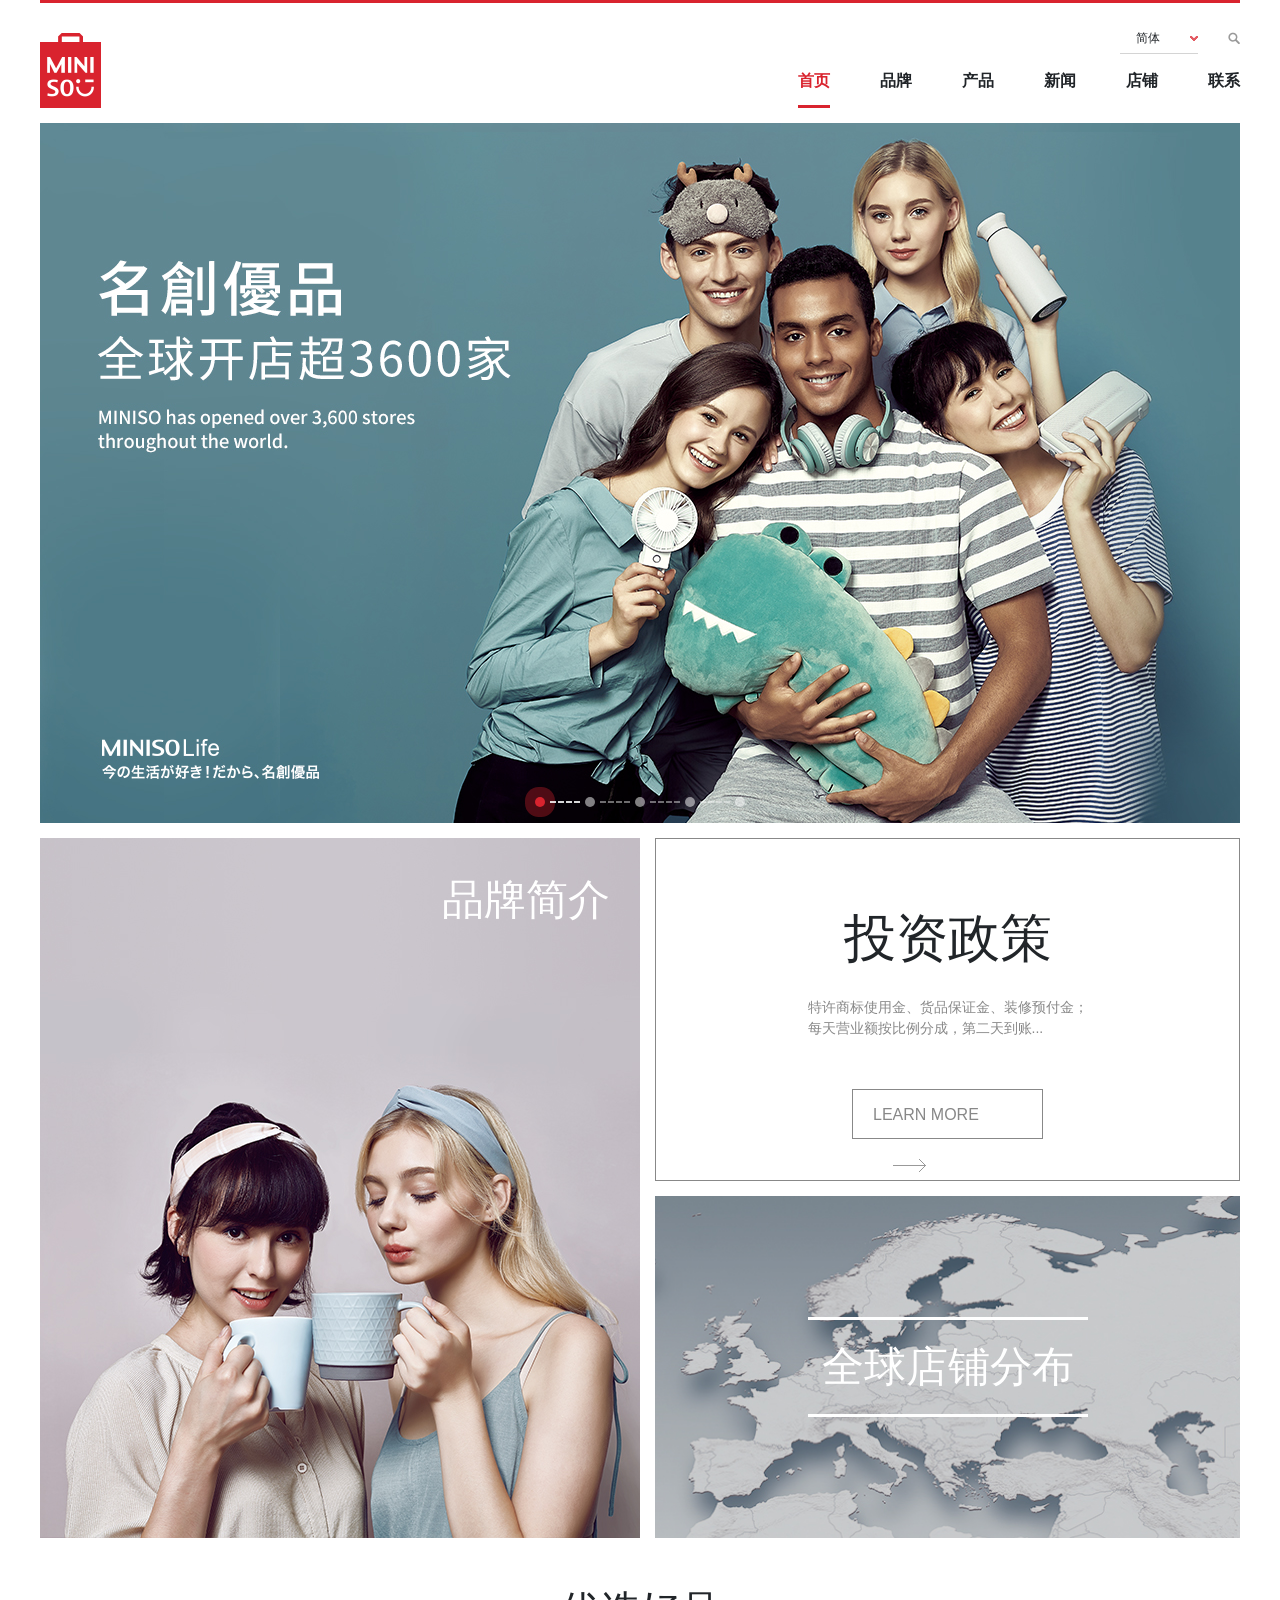
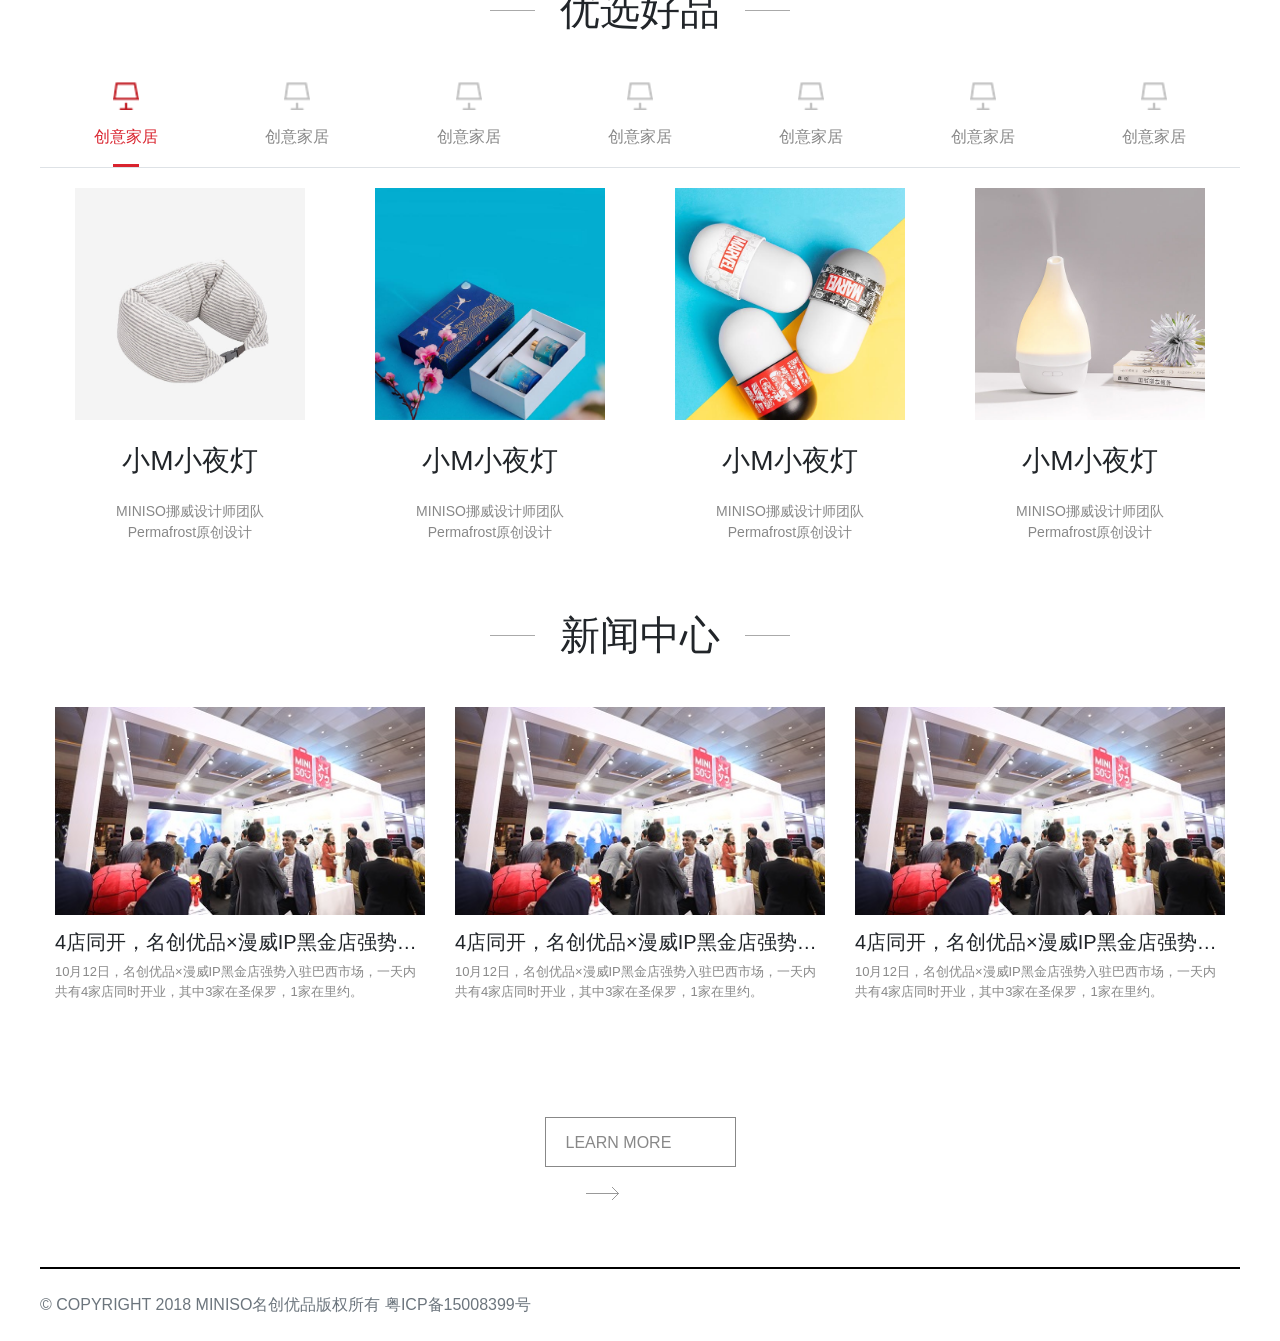
<file: miniso/index.html>
<!DOCTYPE html>
<html lang="en">

<head>
  <meta charset="UTF-8">
  <meta name="viewport" content="width=device-width, initial-scale=1.0, user-scalable=no, maximum-scale=1.0">
  <meta http-equiv="X-UA-Compatible" content="ie=edge">
  <title>Document</title>
  <link rel="stylesheet" href="./css/bootstrap.min.css">
  <link rel="stylesheet" href="./css/animate.min.css">
  <link rel="stylesheet" href="./css/index.css">
  
</head>

<body>

  <div class="box mx-auto">

    <div class="nav-box wow fadeInUp">
      <i class="line d-block"></i>
      <div class="search-box float-right lg-search-box">
        <div class="float-left searching">
          <span class="menu-text float-left">简体</span>
          <span class="menu-icon float-left"></span>

          <div class="nav-list">
            <div>English</div>
            <div>日本语</div>
            <div>繁体中文</div>
            <div>全是市场</div>
          </div>

        </div>
        <div class="float-left search-icon"></div>


      </div>
      <div class="nav-content-box clearfix">
        <div class="float-left logo-box">
          <img class="img-fluid" src="./images/logo.png" alt="">
        </div>
        <div class="float-lg-right lis-box md-lis-box">
          <ul class="list-unstyled nav-content clearfix mx-auto">
            <li class="liactive">
              <span>首页</span>
              <i class="li-line"></i>
            </li>
            <li>
              <span>品牌</span>
              <i class="li-line"></i>
            </li>
            <li>
              <span>产品</span>
              <i class="li-line"></i>
            </li>
            <li>
              <span>新闻</span>
              <i class="li-line"></i>
            </li>
            <li>
              <span>店铺</span>
              <i class="li-line"></i>
            </li>
            <li>
              <span>联系</span>
              <i class="li-line"></i>
            </li>
          </ul>
        </div>

        <div class="search-box md-search-box">
          <div class="float-left searching">
            <span class="menu-text float-left">简体</span>
            <span class="menu-icon float-left"></span>

            <div class="nav-list">
              <div>English</div>
              <div>日本语</div>
              <div>繁体中文</div>
              <div>全是市场</div>
            </div>

          </div>
          <div class="float-left search-icon"></div>


        </div>

      </div>
    </div>

    <div class="m-nav-box clearfix">
      <div class="float-left m-logo-box">
        <img class="img-fluid" src="./images/logo.png" alt="">
      </div>
      <div class="float-right m-icons">
        <span></span>
        <span></span>
        <span></span>
      </div>
      <div class="m-nav-box-content">
        <div class="close-box">
          <span class="close-img float-right"></span>
        </div>
        <ul class="list-unstyled m-list-box">
          <li>
            <div>首页</div>
          </li>
          <li>
            <div>品牌<span class="float-right arrow"></span></div>
            <div class="m-c">
              <div>品牌简介</div>
              <div>创始人</div>
              <div>发展历程</div>
              <div>设计师团队</div>
            </div>
          </li>
          <li>
            <div>产品<span class="float-right arrow"></span></div>
            <div class="m-c">
              <div>品牌简介</div>
              <div>创始人</div>
              <div>发展历程</div>
              <div>设计师团队</div>
            </div>
          </li>
          <li>
            <div>新闻<span class="float-right arrow"></span></div>
            <div class="m-c">
              <div>品牌简介</div>
              <div>创始人</div>
              <div>发展历程</div>
              <div>设计师团队</div>
            </div>
          </li>
          <li>
            <div>店铺<span class="float-right arrow"></span></div>
            <div class="m-c">
              <div>品牌简介</div>
              <div>创始人</div>
              <div>发展历程</div>
              <div>设计师团队</div>
            </div>
          </li>
          <li>
            <div>联系<span class="float-right arrow"></span></div>
            <div class="m-c">
              <div>品牌简介</div>
              <div>创始人</div>
              <div>发展历程</div>
              <div>设计师团队</div>
            </div>
          </li>
          <li>
            <div>简体<span class="float-right arrow"></span></div>
          </li>
        </ul>
      </div>
    </div>

    <div class="banner-box">

      <!-- 轮播 begin -->
      <div id="carouselExampleIndicators" class="carousel slide" data-ride="carousel" data-interval="3000">
        <ul class="carousel-indicators">
          <li data-target="#carouselExampleIndicators" data-slide-to="0" class="active"><i class="dashed-line"></i></li>
          <li data-target="#carouselExampleIndicators" data-slide-to="1">
            <i class="dashed-line"></i>
          </li>
          <li data-target="#carouselExampleIndicators" data-slide-to="2">
            <i class="dashed-line"></i>
          </li>
          <li data-target="#carouselExampleIndicators" data-slide-to="3">
            <i class="dashed-line"></i>
          </li>
          <li data-target="#carouselExampleIndicators" data-slide-to="4">
          </li>
        </ul>
        <div class="carousel-inner">
          <div class="carousel-item active">
            <img src="./images/a.jpg" class="img-fluid" alt="...">
          </div>
          <div class="carousel-item">
            <img src="./images/b.jpg" class="img-fluid" alt="...">
          </div>
          <div class="carousel-item">
            <img src="./images/c.jpg" class="img-fluid" alt="...">
          </div>
          <div class="carousel-item">
            <img src="./images/d.jpg" class="img-fluid" alt="...">
          </div>
          <div class="carousel-item">
            <img src="./images/e.jpg" class="img-fluid" alt="...">
          </div>
        </div>
      </div>
      <!-- 轮播 end -->

      <div class="container-fluid b-content">
        <div class="row">
          <div class="col-md-6 px-0 l-img wow zoomInDown">
            <span class="l-img-title">品牌简介</span>
          </div>
          <div class="col-md-6 pr-0">
            <div class="tc top-c wow zoomInRight">
              <div class="top-c-title text-center">投资政策</div>
              <div class="intro">
                <span class="mt-0 mb-0">特许商标使用金、货品保证金、装修预付金；</span>
                <p class="mt-0 mb-0">每天营业额按比例分成，第二天到账...</p>
              </div>
              <div class="btn-box">
                <span class="learn float-left">LEARN MORE</span>
                <span class="float-left arr"></span>
              </div>
            </div>
            <div class="tc bottom-c wow zoomInLeft">
              <div class="tc-text">全球店铺分布</div>
            </div>
          </div>
        </div>
      </div>

      <div class="container-fluid m-b-content">
        <div class="row">
          <div class="col-6 px-0 pr-2">
            <div class="m-pro-ins m-pro-img">
              <span class="m-pro-title">品牌简介</span>
            </div>
          </div>
          <div class="col-6 px-0 pl-2">
            <div class="m-pro-ins">
              <div class="tc top-c">
                <div class="top-c-title text-center">投资政策</div>
                <div class="intro">
                  <span class="mt-0 mb-0">特许商标使用金、货品保证金、装修预付</span>
                </div>
                <div class="btn-box">
                  <span class="learn float-left">LEARN MORE</span>
                  <span class="float-left arr"></span>
                </div>
              </div>
            </div>
          </div>
        </div>
        <div class="row m-global">
          <div class="col-12 px-0">
            <div class="global">
              <span class="global-text">全球店铺分布</span>
            </div>
          </div>
        </div>
      </div>


    </div>

    <div class="product">

      <div>
        <div class="text-center my-5 position-relative wow bounceInLeft">
          <h1 class="h1-title"><span>优选好品</span></h1>
          <i class="title-line"></i>
        </div>

        <div class="container-fluid">
          <div class="row border-bottom ipad-nav wow rotateIn">
            <div class="col col-active col-origin-active">
              <div class="pro-icon pro-icon-noactive">
                <img class="d-block w-100" src="./images/superior1.png" alt="">
              </div>
              <div class="pro-icon pro-icon-active">
                <img class="d-block w-100" src="./images/superior1_h.png" alt="">
              </div>
              <div class="pro-title text-center">创意家居</div>
              <div class="pro-line"></div>
            </div>
            <div class="col col-active">
              <div class="pro-icon pro-icon-noactive">
                <img class="d-block w-100" src="./images/superior1.png" alt="">
              </div>
              <div class="pro-icon pro-icon-active">
                <img class="d-block w-100" src="./images/superior1_h.png" alt="">
              </div>
              <div class="pro-title text-center">创意家居</div>
              <div class="pro-line"></div>
            </div>
            <div class="col col-active">
              <div class="pro-icon pro-icon-noactive">
                <img class="d-block w-100" src="./images/superior1.png" alt="">
              </div>
              <div class="pro-icon pro-icon-active">
                <img class="d-block w-100" src="./images/superior1_h.png" alt="">
              </div>
              <div class="pro-title text-center">创意家居</div>
              <div class="pro-line"></div>
            </div>
            <div class="col col-active">
              <div class="pro-icon pro-icon-noactive">
                <img class="d-block w-100" src="./images/superior1.png" alt="">
              </div>
              <div class="pro-icon pro-icon-active">
                <img class="d-block w-100" src="./images/superior1_h.png" alt="">
              </div>
              <div class="pro-title text-center">创意家居</div>
              <div class="pro-line"></div>
            </div>
            <div class="col col-active">
              <div class="pro-icon pro-icon-noactive">
                <img class="d-block w-100" src="./images/superior1.png" alt="">
              </div>
              <div class="pro-icon pro-icon-active">
                <img class="d-block w-100" src="./images/superior1_h.png" alt="">
              </div>
              <div class="pro-title text-center">创意家居</div>
              <div class="pro-line"></div>
            </div>
            <div class="col col-active">
              <div class="pro-icon pro-icon-noactive">
                <img class="d-block w-100" src="./images/superior1.png" alt="">
              </div>
              <div class="pro-icon pro-icon-active">
                <img class="d-block w-100" src="./images/superior1_h.png" alt="">
              </div>
              <div class="pro-title text-center">创意家居</div>
              <div class="pro-line"></div>
            </div>
            <div class="col col-active">
              <div class="pro-icon pro-icon-noactive">
                <img class="d-block w-100" src="./images/superior1.png" alt="">
              </div>
              <div class="pro-icon pro-icon-active">
                <img class="d-block w-100" src="./images/superior1_h.png" alt="">
              </div>
              <div class="pro-title text-center">创意家居</div>
              <div class="pro-line"></div>
            </div>
          </div>

          <div class="navs">
            <ul class="m-nav-tabs list-unstyled clearfix mb-0">
              <li>创意家居</li>
              <li>生活百货</li>
              <li>健康美容</li>
              <li>时尚配饰</li>
              <li>数码配件</li>
              <li>食品</li>
              <li>IP授权</li>
            </ul>
          </div>

          <div class="row wow rotateInUpLeft">
            <div class="col-lg-3 col-6">
              <div class="pro-content">
                <div>
                  <img class="d-block w-100" src="./images/588-591(1).jpg" alt="">
                </div>
                <h3 class="text-center my-4">小M小夜灯</h3>
                <div class="text-center pro-info">
                  <div>MINISO挪威设计师团队</div>
                  <div>Permafrost原创设计</div>
                </div>

              </div>
            </div>
            <div class="col-lg-3 col-6">
              <div class="pro-content">
              <div>
                <img class="d-block w-100" src="./images/588-591(15).jpg" alt="">
              </div>
              <h3 class="text-center my-4">小M小夜灯</h3>
              <div class="text-center pro-info">
                <div>MINISO挪威设计师团队</div>
                <div>Permafrost原创设计</div>
              </div>
            </div>
            </div>
            <div class="col-lg-3 col-6">
                <div class="pro-content">
              <div>
                <img class="d-block w-100" src="./images/588-591(18).jpg" alt="">
              </div>
              <h3 class="text-center my-4">小M小夜灯</h3>
              <div class="text-center pro-info">
                <div>MINISO挪威设计师团队</div>
                <div>Permafrost原创设计</div>
              </div>
              </div>
            </div>
            <div class="col-lg-3 col-6">
                <div class="pro-content">
              <div>
                <img class="d-block w-100" src="./images/588-591(2).jpg" alt="">
              </div>
              <h3 class="text-center my-4">小M小夜灯</h3>
              <div class="text-center pro-info">
                <div>MINISO挪威设计师团队</div>
                <div>Permafrost原创设计</div>
              </div>
              </div>
            </div>
          </div>
        </div>

       

      </div>

      <div>
        <div class="text-center my-5 position-relative">
          <h1 class="h1-title"><span>新闻中心</span></h1>
          <i class="title-line"></i>
        </div>
        <div class="container-fluid">
          <div class="row">
            <div class="col-lg-4 col-md-6 mb-3 col-12">
              <div>
                <img class="d-block w-100" src="./images/20190930news_list(1).jpg" alt="">
              </div>
              <h5 class="news-title one-text">
                4店同开，名创优品×漫威IP黑金店强势入驻巴4店同开，名创优品×漫威IP黑金店强势入驻巴
              </h5>
              <div class="news-main">10月12日，名创优品×漫威IP黑金店强势入驻巴西市场，一天内共有4家店同时开业，其中3家在圣保罗，1家在里约。</div>
            </div>
            <div class="col-lg-4 col-md-6 mb-3 col-12">
              <div>
                <img class="d-block w-100" src="./images/20190930news_list(1).jpg" alt="">
              </div>
              <h5 class="news-title one-text">
                4店同开，名创优品×漫威IP黑金店强势入驻巴4店同开，名创优品×漫威IP黑金店强势入驻巴
              </h5>
              <div class="news-main">10月12日，名创优品×漫威IP黑金店强势入驻巴西市场，一天内共有4家店同时开业，其中3家在圣保罗，1家在里约。</div>
            </div>
            <div class="col-lg-4 col-md-6 mb-3 col-12">
              <div>
                <img class="d-block w-100" src="./images/20190930news_list(1).jpg" alt="">
              </div>
              <h5 class="news-title one-text">
                4店同开，名创优品×漫威IP黑金店强势入驻巴4店同开，名创优品×漫威IP黑金店强势入驻巴
              </h5>
              <div class="news-main">10月12日，名创优品×漫威IP黑金店强势入驻巴西市场，一天内共有4家店同时开业，其中3家在圣保罗，1家在里约。</div>
            </div>
          </div>
          <div class="btn-box news-btn">
              <span class="learn float-left">LEARN MORE</span>
              <span class="float-left arr"></span>
            </div>
        </div>
      </div>



    </div>

    <div class="footer">
      <div class="footer-line"></div>
      <p class="text-muted my-4">&copy; COPYRIGHT 2018 MINISO名创优品版权所有  粤ICP备15008399号</p>
    </div>


  </div>

  <script src="./js/wow.min.js"></script>
  <script src="./js/jquery-3.4.1.js"></script>
  <script src="./js/popper.min.js"></script>
  <script src="./js/bootstrap.min.js"></script>
  <script>
    new WOW().init();
  </script>
</body>

</html>
</file>
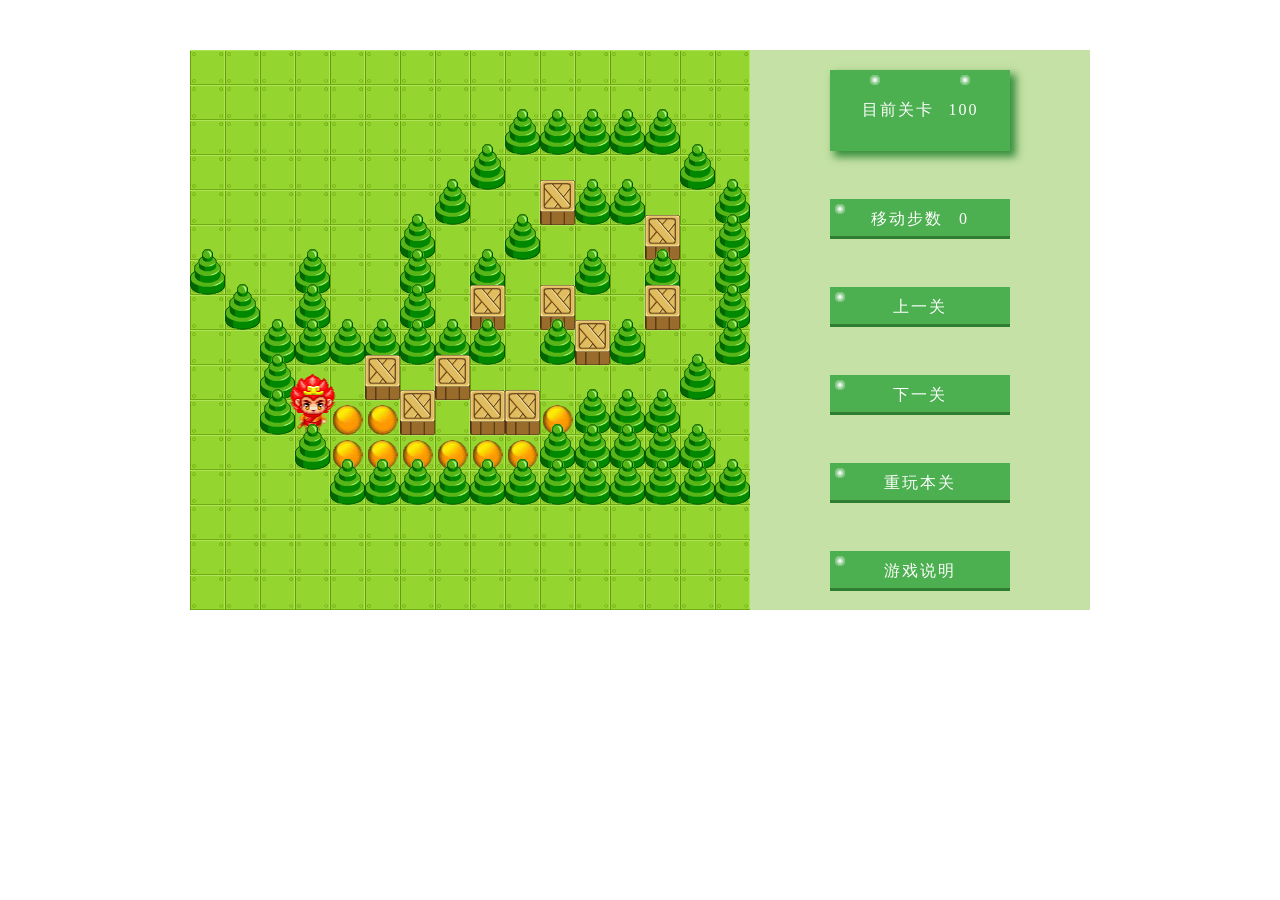
<file: PushBoxGame/pushBox.html>
<!DOCTYPE html>
<html>
<head>
	<meta charset="utf-8" />
	<title>小人推箱子</title>
	<link rel="stylesheet" type="text/css" href="css/pushBox.css" />
</head>
<body>

	<div class="game">
		
		<div class="game-map gaming">
			<!-- 游戏地图区域 -->
			<canvas id="canvas" width="560" height="560"></canvas>
		</div>
		

		<!-- 关卡序号，人物移动次数信息 -->
		<div id="msg" class="game-info gaming">
			<ul class="game-info-list">
				<li>
					<i class="nail nail1"></i>
					<i class="nail nail2"></i>
					<div class="card-box">
						<span class="card-title card">目前关卡</span><span id="cardCount" class="card-count card">1</span>
					</div>
				</li>
				<li class="list">
					<i class="nail list1"></i>
					<div class="pass-btn">
						<span class="step-count">移动步数</span>
						<span id="stepCount">0</span>
					</div>
				</li>
				<li id="-1" class="list level">
					<i class="nail list1"></i>
					<div class="pass-btn">上一关</div>
				</li>
				<li id="1" class="list level">
					<i class="nail list1"></i>
					<div class="pass-btn">下一关</div>
				</li>
				<li id="0" class="list level">
					<i class="nail list1"></i>
					<div class="pass-btn">重玩本关</div>
				</li>
				<li class="list">
					<i class="nail list1"></i>
					<div id="gameIntroduce" class="pass-btn">游戏说明</div>
				</li>
			</ul>
		</div>

		<div id="layer" class="layer">
			<div class="layer-box">
				<div>请按键盘方向键(上下左右箭头)进行移动人物</div>
				<div id="know" class="know">知道了</div>
			</div>
		</div>

	</div>

	<script type="text/javascript" src="./js/mapdata.js"></script>
	<script type="text/javascript" src="./js/pushbox.js"></script>
</body>
</html>
</file>
<file: miniso/css/index.css>
.search-box{
  margin-top: 20px;
  height: 30px;
}

.menu-text{
  width: 70px;
  height: 30px;
  text-indent: 16px;
  font-size: 12px;
  line-height: 30px;
}

.menu-icon{
  width: 8px;
  height: 5px;
  margin-top: 12.5px;
  background: url("../images/rednext.png") no-repeat center center;
}

.search-icon{
  width: 12px;
  height: 13px;
  margin-top: 8.5px;
  margin-left: 30px;
  background: url("../images/garysearch.png") no-repeat center center;
}

.searching{
  border-bottom: 1px solid #d4d4d4;
  position: relative;
}

.searching:hover>.nav-list{
  display: block;
}

.nav-list{
  position: absolute;
  left: 0; 
  top: 29px;
  width: 120px;
  padding: 10px;
  box-shadow: 3px 3px 10px 1px #ddd;
  background-color: #fff;
  display: none;
  z-index: 2;
}

.nav-list>div{
  height: 28px;
  line-height: 28px;
  font-size: 14px;
  cursor: pointer;
}

.nav-list>div:hover{
  color: #D9232E;
}


.nav-content{
  margin: 0;
}

.nav-content>li{
  float: left;
  margin-left: 50px;
  font-weight: bold;
  line-height: 55px;
  position: relative;
  cursor: pointer;
}

.nav-content>li.liactive>span{
  color: #D9232E;
}

.nav-content>li.liactive>.li-line{
  display: block;
}

.nav-content>li:first-child{
  margin-left: 0;
}

.li-line{
  position: absolute;
  left: 0;
  bottom: 0;
  width: 100%;
  height: 3px;
  background-color: #D9232E;
  display: none;
}

.nav-content>li:hover>span{
  color: #D9232E;
}

.nav-content>li:hover>.li-line{
  display: block;
}

.banner-box{
  margin-top: 15px;
}

.carousel-indicators li{
  width: 10px;
  height: 10px;
  border-radius: 50%;
  margin: 0 20px;
  position: relative;
  border: none;
}

.carousel-indicators li.active{
  background-color: #D9232E;
  box-shadow: 0px 0px 0px 10px rgba(217, 35, 46, .35);
}

.carousel-indicators li>.dashed-line{
  position: absolute;
  left: 15px;
  top: 4px;
  width: 30px;
  border-bottom: 2px dashed rgba(255, 255, 255, .85);
}

.b-content{
  margin-top: 15px;
}

.pro-icon{
  width: 26px;
  margin: 0 auto;
}

.pro-title{
  margin-top: 15px;
  margin-bottom: 15px;
  color: #888;
}

.pro-line{
  width: 26px;
  height: 3px;
  background-color: #D9232E;
  margin: 0 auto;
}


.pro-icon-active,
.pro-line{
  display: none;
}


.col-active:hover .pro-icon-noactive{
  display: none;
}

.col-active:hover .pro-icon-active{
  display: block;
}

.col-active:hover .pro-title{
  color: #D9232E;
}

.col-active:hover .pro-line{
  display: block;
}

.col-origin-active .pro-icon-noactive{
  display: none;
}

.col-origin-active .pro-icon-active{
  display: block;
}

.col-origin-active .pro-title{
  color: #D9232E;
}

.col-origin-active .pro-line{
  display: block;
}

.pro-content{
  padding: 20px;
}

.pro-info{
  color: #888;
  font-size: 14px;
}

.news-title{
  margin-top: 15px;
}

.news-title:hover{
  color: #D9232E;
}

.one-text{
  white-space: nowrap;
  overflow: hidden;
  text-overflow: ellipsis;
}

.news-main{
  color: #888;
  font-size: 13px;
}

.news-btn{
  margin-top: 100px !important;
  margin-bottom: 100px !important;
}

.footer-line{
  height: 2px;
  background-color: #000;
}

@media screen and (min-width: 1200px) {
  .box{
    width: 1200px;
  }

  .m-b-content,.navs{
    display: none;
  }

  .line{
    height: 3px;
    background-color: #D9232E;
  }

  .nav-content-box{
    clear: right;
  }

  .logo-box{
    width: 61px;
    margin-top: -20px;
  }

  .md-search-box,.m-nav-box{
    display: none;
  }

  .l-img{
    position: relative;
    height: 700px;
    background: url("../images/brandconcept.jpg") no-repeat center center;
    background-size: cover;
  }

  .l-img-title{
    position: absolute;
    right: 30px;
    top: 30px;
    font-size: 42px;
    color: #fff;
  }

  .tc{
    height: 342.5px;
    background-color: #fff;
  }

  .top-c{
    margin-bottom: 15px;
    padding-top: 60px;
    border: 1px solid #888;
  }

  .bottom-c{
    background: url("../images/distributor.jpg") no-repeat center center;
    background-size: cover;
    position: relative;
  }

  .tc-text{
    position: absolute;
    top: 0;
    bottom: 0;
    left: 0;
    right: 0;
    width: 280px;
    margin: auto;
    height: 100px;
    font-size: 42px;
    color: #fff;
    text-align: center;
    line-height: 94px;
    border-top: 3px solid #fff;
    border-bottom: 3px solid #fff;
  }

  .tc-text:hover{
    color: #D9232E;
    border-color: #D9232E;
  }

  .top-c-title{
    font-size: 52px;
  }

  .intro{
    width: 280px;
    font-size: 14px;
    margin: 20px auto 0;
    color: #888;
  }

  .btn-box{
    width: 191px;
    height: 50px;
    border: 1px solid #888;
    margin: 50px auto 0;
    padding: 0 20px;
  }

  .learn{
    color: #888;
    line-height: 50px;
  }

  .arr{
    width: 33px;
    height: 13px;
    background: url("../images/grayarrow.png") no-repeat center center;
    margin-top: 18.5px;
    margin-left: 20px;
  }

  .h1-title{
    position: relative;
    z-index: 2;
  }

  .h1-title>span{
    background-color: #fff;
    padding: 0 25px;
  }

  .title-line{
    position: absolute;
    left: 0;
    right: 0;
    top: 0;
    bottom: 0;
    margin: auto;
    width: 300px;
    height: 1px;
    background-color: #aaa;
    z-index: 1;
  }
}


@media screen and (min-width: 768px) and (max-width: 1199px) {
  .m-nav-box,.m-b-content,.navs{
    display: none;
  }
  .nav-box{
    padding: 0 15px;
  }
  .line{
    display: none;
  }

  .logo-box{
    width: 35px;
    margin-top: 6px;
  }

  .lg-search-box{
    display: none;
  }

  .md-search-box{
    float: right;
  }

  .md-lis-box{
    float: left !important;
    width: calc(100% - 35px - 120px);
  }

  .nav-content{
    width: 442px;
  }


  .l-img{
    position: relative;
    height: 580px;
    background: url("../images/brandconcept.jpg") no-repeat center center;
    background-size: cover;
  }

  .l-img-title{
    position: absolute;
    right: 30px;
    top: 30px;
    font-size: 32px;
    color: #fff;
  }

  .tc{
    height: 282.5px;
    background-color: #fff;
  }

  .top-c{
    margin-bottom: 15px;
    padding-top: 40px;
    border: 1px solid #888;
  }

  .bottom-c{
    background: url("../images/distributor.jpg") no-repeat center center;
    background-size: cover;
    position: relative;
  }

  .tc-text{
    position: absolute;
    top: 0;
    bottom: 0;
    left: 0;
    right: 0;
    width: 190px;
    margin: auto;
    height: 70px;
    font-size: 28px;
    color: #fff;
    text-align: center;
    line-height: 64px;
    border-top: 3px solid #fff;
    border-bottom: 3px solid #fff;
  }

  .tc-text:hover{
    color: #D9232E;
    border-color: #D9232E;
  }

  .top-c-title{
    font-size: 32px;
  }

  .btn-box{
    width: 120.5px;
    height: 34px;
    border: 1px solid #888;
    margin: 30px auto 0;
    padding: 0 10px;
  }


  .learn{
    color: #888;
    line-height: 34px;
    font-size: 12px;
  }

  .arr{
    width: 16.5px;
    height: 6.5px;
    background: url("../images/grayarrow.png") no-repeat center center;
    margin-top: 13.5px;
    margin-left: 10px;
    background-size: 16.5px 6.5px;
  }

  .intro{
    width: 240px;
    font-size: 12px;
    margin: 20px auto 0;
    color: #888;
  }
}

@media screen and (max-width: 767px) {
  .b-content,.ipad-nav{
    display: none;
  }
  .box{
    padding: 0 15px;
  }
  .nav-box{
    display: none;
  }

  .m-nav-box{
    padding-top: 15px;
  }
  .m-logo-box{
    width: 50px;
  }

  .m-icons{
    margin-top: 13.5px;
  }

  .m-icons>span{
    float: left;
    background-color: #000;
    margin-left: 15px;
  }

  .m-icons>span:nth-child(1){
    width: 35px;
    height: 29px;
    background: url("../images/ph_nav.png") no-repeat center center;
  }

  .m-icons>span:nth-child(2){
    width: 32px;
    height: 34px;
    background: url("../images/blacksearch.png") no-repeat center center;
  }

  .m-icons>span:nth-child(3){
    width: 32px;
    height: 32px;
    background: url("../images/world.png") no-repeat center center;
    background-size: 32px 32px;
  }

  .m-nav-box-content{
    position: fixed;
    top: 0;
    bottom: 0;
    left: 0;
    right: 0;
    background-color: rgba(0, 0, 0, .5);
    display: none;
  }

  .close-box{
    height: 76px;
  }

  .close-img{
    width: 27px;
    height: 28px;
    background: url("../images/close.png") no-repeat center center;
    margin-right: 109px;
    margin-top: 24px;
  }

  .m-list-box{
    background-color: #D9232E;
  }

  .m-list-box>li{
    padding: 0 15px;
    position: relative;
  }

  .m-list-box>li>div:not(.m-c){
    padding: 15px 0;
    font-size: 24px;
    color: #fff;
    border-bottom: 1px solid rgba(255, 255, 255, .5);
  }

  .m-list-box>li:hover>.m-c{
    display: block;
  }

  .arrow{
    width: 16.5px;
    height: 10.5px;
    margin-top: 11px;
    background: url("../images/whiten.png") no-repeat center center;
    transform: rotateZ(-90deg);
    background-size: 16.5px 10.5px;
  }

  .m-c{
    margin-left: -15px;
    margin-right: -15px;
    margin-top: -1px;
    background-color: #fff;
    padding: 15px;
    display: none;
  }

  .m-c>div{
    padding: 15px 0;
    cursor: pointer;
    font-size: 20px;
  }

  .m-c>div:hover{
    color: #D9232E;
  }

  .m-pro-ins{
    height: 380px;
  }

  .m-pro-img{
    background: url("../images/brandconcept.jpg") no-repeat center center;
    background-size: cover;
  }

  .m-pro-title{
    float: right;
    margin-right: 20px;
    margin-top: 20px;
    font-size: 24px;
    color: #fff;
  }

  .tc{
    height: 380px;
    background-color: #fff;
  }

  .top-c{
    margin-bottom: 15px;
    padding-top: 80px;
    border: 1px solid #888;
  }

  .top-c-title{
    font-size: 32px;
  }

  .btn-box{
    width: 120.5px;
    height: 34px;
    border: 1px solid #888;
    margin: 30px auto 0;
    padding: 0 10px;
  }


  .learn{
    color: #888;
    line-height: 34px;
    font-size: 12px;
  }

  .arr{
    width: 16.5px;
    height: 6.5px;
    background: url("../images/grayarrow.png") no-repeat center center;
    margin-top: 13.5px;
    margin-left: 10px;
    background-size: 16.5px 6.5px;
  }

  .intro{
    font-size: 12px;
    margin: 20px auto 0;
    color: #888;
  }

  .m-b-content{
    margin-top: 15px;
  }

  .global{
    height: 380px;
    background: url("../images/distributor.jpg") no-repeat center center;
    background-size: cover;
    position: relative;
  }

  .m-global{
    margin-top: 15px;
  }

  .global-text{
    position: absolute;
    left: 50%;
    top: 50%;
    transform: translate(-50%, -50%);
    color: #fff;
    font-size: 24px;
    padding: 15px 0;
    border-top: 2px solid #fff;
    border-bottom: 2px solid #fff;
  }

  .m-nav-tabs{
    width: 538px;
    
  }

  .m-nav-tabs>li{
    float: left;
    margin: 0 10px;
  }


  /*新加入隐藏滚动条效果*/
.navs{
  overflow-x: auto;
}

/*滚动条整体样式*/
/*高宽分别对应横竖滚动条的尺寸*/
/* .navs::-webkit-scrollbar {
  width: 4px;     
  height: 4px;
} */

/*滚动条里面小方块*/
/* .navs::-webkit-scrollbar-thumb {
  border-radius: 5px;
  -webkit-box-shadow: inset 0 0 5px rgba(0,0,0,0.2);
  background: rgba(0,0,0,0.2);
} */

/*滚动条里面轨道*/
/* .navs::-webkit-scrollbar-track {
  -webkit-box-shadow: inset 0 0 5px rgba(0,0,0,0.2);
  border-radius: 0;
  background: rgba(0,0,0,0.1);
} */

}
</file>
<file: PushBoxGame/css/pushBox.css>
body{
	margin:0 auto;
}
ul,li{
	margin: 0;
	padding: 0;
	list-style: none;
}
.game{
	width:900px;
	margin:50px auto;
	overflow: hidden;
	position: relative;
	background-color: #C5E1A5;
}
.game>.gaming{
	float: left;
}
.game>.game-map{
	width: 560px;
	height: 560px;
}
.game>.game-info{
	width: 340px;
	height: 560px;
}
.game .game-info-list{
	padding: 20px;
}
.game .game-info-list>li{
	text-align: center;
	position: relative;
	perspective: 300px;
	user-select: none;
}
.game .list{
	margin-top: 48px;
}
.game .card{
	color: #fff;
}
.game .card-title{
	margin-right: 15px;
}
.game .nail{
	position: absolute;
	top: 5px;
	display: block;
	width: 10px;
	height: 10px;
	border-radius: 50%;
	background-color: #fff;
	box-shadow: 0 0 3px 2px #66BB6A inset;
}
.game .nail1{
	left: 100px;
}
.game .nail2{
	right: 100px;
}
.game .card-box{
	width: 120px;
	padding: 30px;
	background-color: #4CAF50;
	text-align: center;
	margin: 0 auto;
	box-shadow: 5px 5px 8px 1px #388E3C;
	letter-spacing: 2px;
}
.game .pass-btn{
	width: 180px;
	height: 40px;
	line-height: 40px;
	text-align: center;
	background-color: #4CAF50;
	margin: 0 auto;
	color: #fff;
	border-bottom: 3px solid #2E7D32;
	cursor: pointer;
	letter-spacing: 2px;
	box-sizing: border-box;
}
.game .pass-btn:active{
	border-bottom: none;
}
.game .list1{
	left: 65px;
}
.game .step-count{
	margin-right: 10px;
}
.game .layer{
	position: absolute;
	left: 0;
	top: 0;
	right: 0;
	bottom: 0;
	margin: auto;
	width: 100%;
	height: 100%;
	background-color: rgba(0, 0, 0, .25);
	display: none;
}

.game .layer-box{
	width: 240px;
	height: 160px;
	padding: 30px;
	margin: 170px auto 0;
	background-color: #4CAF50;
	color: #fff;
	font-size:20px;
	text-align: center;
}

.game .know{
	width: 180px;
	height: 40px;
	line-height: 40px;
	text-align: center;
	background-color: #2E7D32;
	margin: 0 auto;
	color: #fff;
	cursor: pointer;
	letter-spacing: 4px;
	box-sizing: border-box;
	margin-top: 50px;
}
</file>
